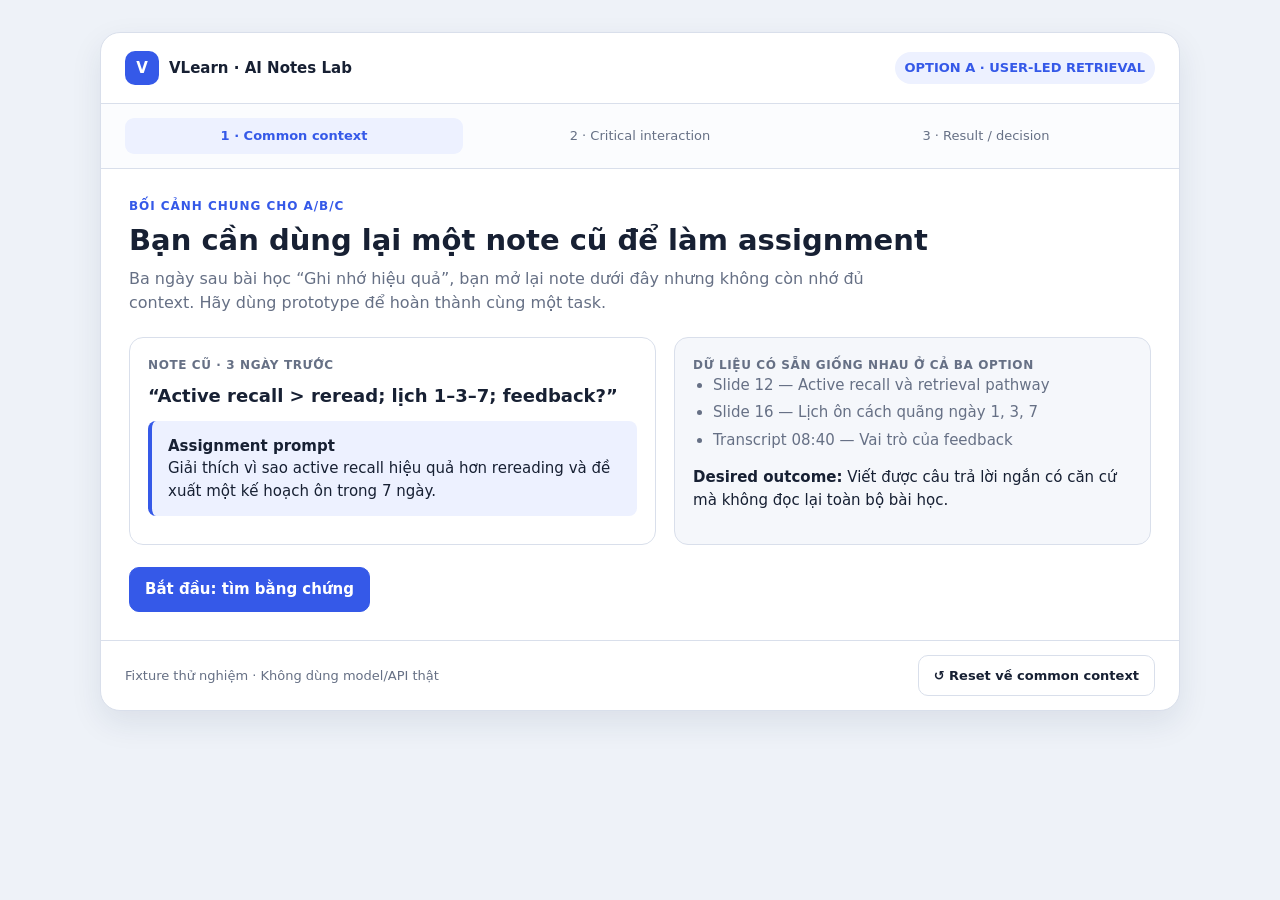
<file: Prototype1/index.html>
<!doctype html>
<html lang="vi">
<head>
  <meta charset="utf-8">
  <meta name="viewport" content="width=device-width, initial-scale=1">
  <title>VLearn AI Notes — Option A</title>
  <!--
    OPTION A
    We expect the tester to: chủ động tìm evidence, kiểm tra citation và tự ghép câu trả lời.
    Watch for: tester có nhận ra kết quả thiếu/sai và đổi query hoặc mở source không.
    Do not explain: cách chọn evidence, ý nghĩa citation hoặc khi nào nên quay lại source gốc.
  -->
  <style>
    :root{--ink:#172033;--muted:#667085;--line:#d9dfeb;--soft:#f5f7fb;--brand:#3559e8;--brand2:#edf1ff;--ok:#157347;--warn:#9a6700;--danger:#b42318;--white:#fff;--shadow:0 12px 32px rgba(25,39,80,.09)}
    *{box-sizing:border-box} body{margin:0;background:#eef2f8;color:var(--ink);font:15px/1.5 Inter,ui-sans-serif,system-ui,-apple-system,"Segoe UI",sans-serif}
    button,input,textarea{font:inherit} button{cursor:pointer}.shell{max-width:1120px;margin:32px auto;padding:0 20px}.app{background:var(--white);border:1px solid var(--line);border-radius:20px;box-shadow:var(--shadow);overflow:hidden}
    header{display:flex;justify-content:space-between;align-items:center;padding:18px 24px;border-bottom:1px solid var(--line)}.brand{display:flex;align-items:center;gap:10px;font-weight:800}.logo{display:grid;place-items:center;width:34px;height:34px;border-radius:10px;background:var(--brand);color:#fff}.option{font-size:13px;padding:6px 10px;border-radius:999px;background:var(--brand2);color:var(--brand);font-weight:700}
    .steps{display:grid;grid-template-columns:repeat(3,1fr);gap:8px;padding:14px 24px;background:#fbfcfe;border-bottom:1px solid var(--line)}.step{font-size:13px;color:var(--muted);padding:8px 10px;border-radius:9px;text-align:center}.step.active{background:var(--brand2);color:var(--brand);font-weight:750}
    main{padding:28px}.screen{display:none}.screen.active{display:block}.eyebrow{color:var(--brand);font-size:12px;font-weight:800;letter-spacing:.08em;text-transform:uppercase}h1{font-size:29px;line-height:1.18;margin:8px 0 10px}h2{font-size:21px;margin:0 0 8px}h3{font-size:15px;margin:0 0 8px}.lead{font-size:16px;color:var(--muted);max-width:760px;margin:0 0 22px}
    .grid{display:grid;grid-template-columns:1.05fr .95fr;gap:18px}.card{border:1px solid var(--line);border-radius:14px;padding:18px;background:#fff}.card.soft{background:var(--soft)}.label{font-size:12px;color:var(--muted);font-weight:800;text-transform:uppercase;letter-spacing:.05em}.note{font-size:18px;font-weight:750;margin:8px 0 0}.task{padding:14px 16px;border-left:4px solid var(--brand);background:var(--brand2);border-radius:8px;margin-top:12px}
    .fixture{margin:0;padding-left:20px;color:var(--muted)}.fixture li+li{margin-top:5px}.actions{display:flex;gap:10px;flex-wrap:wrap;margin-top:22px}.btn{border:1px solid var(--line);border-radius:10px;padding:10px 15px;background:#fff;color:var(--ink);font-weight:750}.btn.primary{background:var(--brand);border-color:var(--brand);color:#fff}.btn.ghost{background:transparent}.btn.danger{color:var(--danger)}.btn:focus-visible,input:focus-visible,textarea:focus-visible{outline:3px solid #aebcff;outline-offset:2px}
    .expect{display:flex;gap:10px;padding:13px 15px;border-radius:10px;background:#f0f4ff;color:#2946a8;margin:15px 0 18px}.searchbar{display:flex;gap:10px}.searchbar input{flex:1;border:1px solid var(--line);border-radius:10px;padding:11px 13px}.results{display:none;margin-top:18px}.results.show{display:block}.result{display:grid;grid-template-columns:auto 1fr auto;gap:12px;align-items:start;border:1px solid var(--line);padding:14px;border-radius:12px;margin-top:10px}.result input{margin-top:5px}.source{font-size:12px;color:var(--brand);font-weight:750}.quote{margin:5px 0 0}.signal{font-size:12px;font-weight:750;padding:4px 7px;border-radius:999px;background:#e7f6ed;color:var(--ok);white-space:nowrap}.signal.medium{background:#fff4d6;color:var(--warn)}
    .message{min-height:24px;color:var(--danger);font-weight:650;margin-top:8px}.chosen{padding-left:20px}.answer{width:100%;min-height:130px;border:1px solid var(--line);border-radius:10px;padding:12px;resize:vertical}.success{display:none;margin-top:14px;padding:12px 14px;border-radius:10px;background:#e9f7ef;color:var(--ok);font-weight:700}.success.show{display:block}.footerbar{display:flex;justify-content:space-between;align-items:center;border-top:1px solid var(--line);padding:14px 24px;color:var(--muted);font-size:13px}
    details{margin-top:8px}summary{cursor:pointer;color:var(--brand);font-weight:700}@media(max-width:760px){.grid{grid-template-columns:1fr}.steps{grid-template-columns:1fr}.step{display:none}.step.active{display:block}.searchbar{flex-direction:column}main{padding:20px}.footerbar{align-items:flex-start;gap:10px;flex-direction:column}}
  </style>
</head>
<body>
  <div class="shell">
    <div class="app">
      <header><div class="brand"><span class="logo">V</span> VLearn · AI Notes Lab</div><span class="option">OPTION A · USER-LED RETRIEVAL</span></header>
      <nav class="steps" aria-label="Tiến trình">
        <div class="step active" data-step="context">1 · Common context</div><div class="step" data-step="interaction">2 · Critical interaction</div><div class="step" data-step="result">3 · Result / decision</div>
      </nav>
      <main>
        <section class="screen active" id="context">
          <div class="eyebrow">Bối cảnh chung cho A/B/C</div><h1>Bạn cần dùng lại một note cũ để làm assignment</h1>
          <p class="lead">Ba ngày sau bài học “Ghi nhớ hiệu quả”, bạn mở lại note dưới đây nhưng không còn nhớ đủ context. Hãy dùng prototype để hoàn thành cùng một task.</p>
          <div class="grid">
            <article class="card"><div class="label">Note cũ · 3 ngày trước</div><p class="note">“Active recall &gt; reread; lịch 1–3–7; feedback?”</p><div class="task"><strong>Assignment prompt</strong><br>Giải thích vì sao active recall hiệu quả hơn rereading và đề xuất một kế hoạch ôn trong 7 ngày.</div></article>
            <article class="card soft"><div class="label">Dữ liệu có sẵn giống nhau ở cả ba option</div><ul class="fixture"><li>Slide 12 — Active recall và retrieval pathway</li><li>Slide 16 — Lịch ôn cách quãng ngày 1, 3, 7</li><li>Transcript 08:40 — Vai trò của feedback</li></ul><p><strong>Desired outcome:</strong> Viết được câu trả lời ngắn có căn cứ mà không đọc lại toàn bộ bài học.</p></article>
          </div>
          <div class="actions"><button class="btn primary" onclick="showScreen('interaction')">Bắt đầu: tìm bằng chứng</button></div>
        </section>

        <section class="screen" id="interaction">
          <div class="eyebrow">Critical interaction</div><h1>Tự tìm evidence trong note và bài học</h1>
          <div class="expect"><span>ⓘ</span><span><strong>AI sẽ làm:</strong> tìm và trích dẫn đoạn liên quan trong 3 nguồn. <strong>AI sẽ không:</strong> tự viết đáp án hoặc bổ sung điều không có trong nguồn.</span></div>
          <label for="query"><strong>Bạn muốn tìm điều gì?</strong></label>
          <div class="searchbar"><input id="query" value="Vì sao active recall tốt hơn rereading và lịch ôn 1–3–7 hoạt động thế nào?"><button class="btn primary" onclick="runSearch()">Tìm bằng chứng</button></div>
          <div class="results" id="results" aria-live="polite">
            <div class="result"><input type="checkbox" class="evidence" value="Slide 12 — Active recall buộc người học tự truy xuất thông tin, giúp củng cố retrieval pathway."><div><div class="source">Slide 12 · Khớp với “active recall”</div><p class="quote">“Tự truy xuất thông tin củng cố đường dẫn ghi nhớ; rereading chủ yếu tạo cảm giác quen thuộc.”</p><details><summary>Mở context nguồn</summary><p>Slide so sánh retrieval practice với việc đọc lại thụ động và cảnh báo cảm giác fluency có thể gây hiểu nhầm.</p></details></div><span class="signal">Liên quan cao</span></div>
            <div class="result"><input type="checkbox" class="evidence" value="Slide 16 — Ôn vào ngày 1, 3 và 7 để tạo khoảng cách giữa các lần truy xuất."><div><div class="source">Slide 16 · Khớp với “1–3–7”</div><p class="quote">“Thực hành truy xuất vào ngày 1, 3 và 7; tăng khoảng cách khi câu trả lời đã ổn định.”</p><details><summary>Mở context nguồn</summary><p>Lịch là ví dụ khởi đầu, có thể điều chỉnh theo độ khó và kết quả mỗi lần ôn.</p></details></div><span class="signal">Liên quan cao</span></div>
            <div class="result"><input type="checkbox" class="evidence" value="Transcript 08:40 — Feedback ngay sau lần tự nhớ giúp sửa hiểu sai."><div><div class="source">Transcript 08:40 · Khớp với “feedback?”</div><p class="quote">“Sau khi tự trả lời, kiểm tra đáp án và sửa hiểu sai; feedback không thay thế bước tự truy xuất.”</p><details><summary>Mở context nguồn</summary><p>Giảng viên nhấn mạnh thứ tự: thử nhớ trước, sau đó mới xem đáp án và sửa.</p></details></div><span class="signal medium">Có thể liên quan</span></div>
            <div class="message" id="pickMessage"></div>
            <div class="actions"><button class="btn" onclick="showScreen('context')">Quay lại context</button><button class="btn primary" onclick="useEvidence()">Dùng các đoạn đã chọn</button><button class="btn ghost danger" onclick="resetPrototype()">Reset</button></div>
          </div>
        </section>

        <section class="screen" id="result">
          <div class="eyebrow">Result / user decision</div><h1>Bạn quyết định evidence nào đủ để trả lời</h1>
          <div class="grid"><article class="card soft"><h2>Evidence đã chọn</h2><ul class="chosen" id="chosenEvidence"></ul></article><article class="card"><label for="answer"><strong>Câu trả lời của bạn</strong></label><textarea class="answer" id="answer" placeholder="Viết 2–4 câu dựa trên evidence bạn đã chọn..."></textarea></article></div>
          <div class="actions"><button class="btn" onclick="showScreen('interaction')">Sửa lựa chọn</button><button class="btn primary" onclick="finishTask()">Tôi đã có đủ context</button><button class="btn ghost danger" onclick="resetPrototype()">Reset về common context</button></div>
          <div class="success" id="success">Đã ghi nhận quyết định. Bạn vẫn có thể sửa câu trả lời, quay lại source hoặc reset.</div>
        </section>
      </main>
      <div class="footerbar"><span>Fixture thử nghiệm · Không dùng model/API thật</span><button class="btn ghost" onclick="resetPrototype()">↺ Reset về common context</button></div>
    </div>
  </div>
  <script>
    function showScreen(id){document.querySelectorAll('.screen').forEach(s=>s.classList.toggle('active',s.id===id));document.querySelectorAll('.step').forEach(s=>s.classList.toggle('active',s.dataset.step===id));window.scrollTo({top:0,behavior:'smooth'})}
    function runSearch(){document.getElementById('results').classList.add('show');document.getElementById('pickMessage').textContent='';}
    function useEvidence(){const picked=[...document.querySelectorAll('.evidence:checked')];if(!picked.length){document.getElementById('pickMessage').textContent='Hãy chọn ít nhất một đoạn hoặc đổi truy vấn.';return}document.getElementById('chosenEvidence').innerHTML=picked.map(x=>`<li>${x.value}</li>`).join('');showScreen('result')}
    function finishTask(){document.getElementById('success').classList.add('show')}
    function resetPrototype(){document.getElementById('query').value='Vì sao active recall tốt hơn rereading và lịch ôn 1–3–7 hoạt động thế nào?';document.querySelectorAll('.evidence').forEach(x=>x.checked=false);document.getElementById('results').classList.remove('show');document.getElementById('pickMessage').textContent='';document.getElementById('answer').value='';document.getElementById('success').classList.remove('show');showScreen('context')}
    function runQa(){try{showScreen('interaction');runSearch();const first=document.querySelector('.evidence');first.checked=true;useEvidence();if(!document.getElementById('result').classList.contains('active'))throw new Error('result transition');resetPrototype();if(!document.getElementById('context').classList.contains('active')||document.getElementById('results').classList.contains('show')||first.checked)throw new Error('reset path');document.body.dataset.qa='pass'}catch(error){document.body.dataset.qa='fail-'+error.message}}
    document.body.dataset.ready='true';if(location.href.includes('qa=1'))runQa()
  </script>
</body>
</html>
</file>
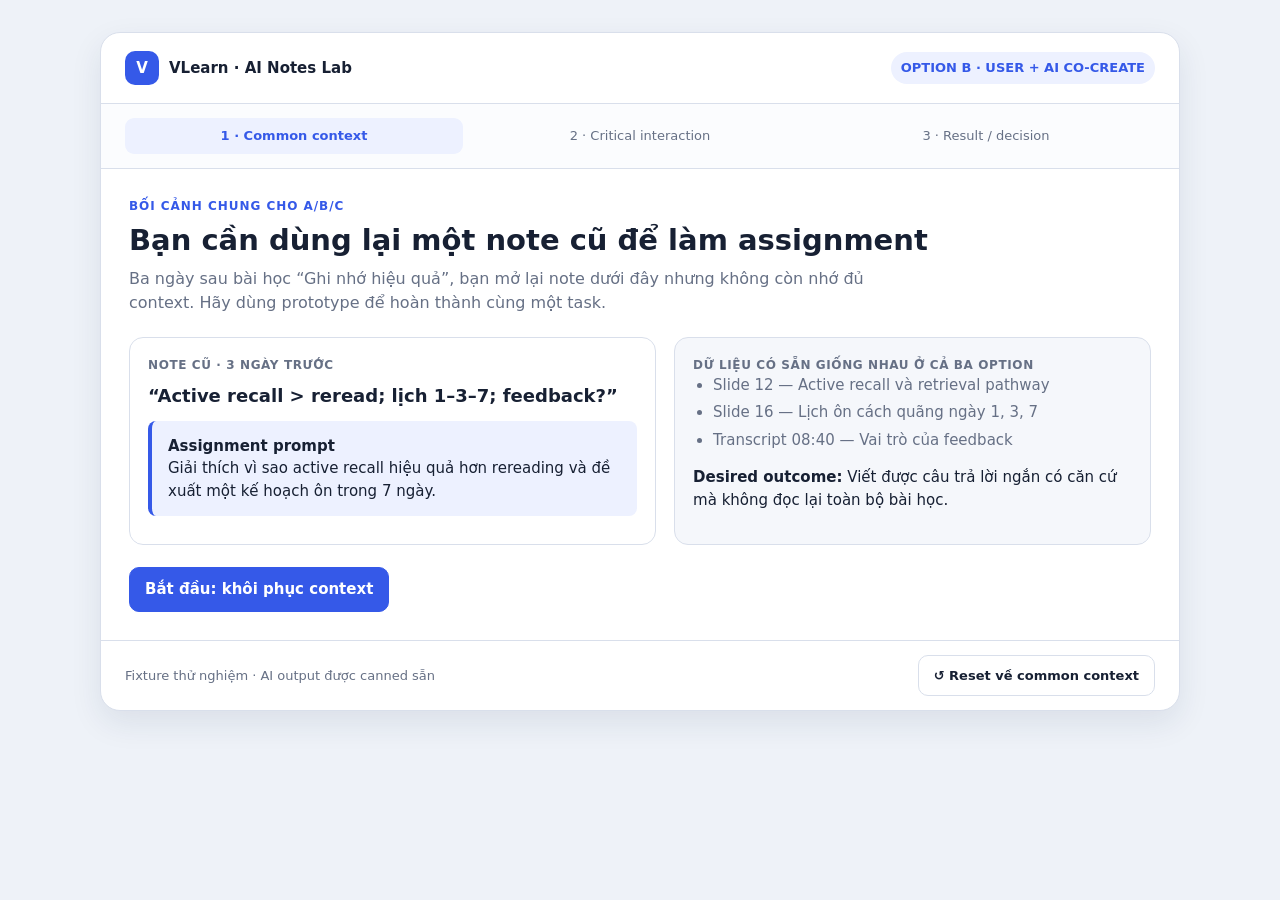
<file: Prototype2/index.html>
<!doctype html>
<html lang="vi">
<head>
  <meta charset="utf-8">
  <meta name="viewport" content="width=device-width, initial-scale=1">
  <title>VLearn AI Notes — Option B</title>
  <!--
    OPTION B
    We expect the tester to: review, edit hoặc reject AI draft trước khi approve context card.
    Watch for: tester có kiểm tra source và sửa phần AI đánh dấu chưa chắc chắn không.
    Do not explain: trường nào nên sửa, đáp án đúng hoặc nút approve nên được dùng khi nào.
  -->
  <style>
    :root{--ink:#172033;--muted:#667085;--line:#d9dfeb;--soft:#f5f7fb;--brand:#3559e8;--brand2:#edf1ff;--ok:#157347;--warn:#9a6700;--danger:#b42318;--white:#fff;--shadow:0 12px 32px rgba(25,39,80,.09)}
    *{box-sizing:border-box} body{margin:0;background:#eef2f8;color:var(--ink);font:15px/1.5 Inter,ui-sans-serif,system-ui,-apple-system,"Segoe UI",sans-serif}button,input,textarea{font:inherit}button{cursor:pointer}.shell{max-width:1120px;margin:32px auto;padding:0 20px}.app{background:var(--white);border:1px solid var(--line);border-radius:20px;box-shadow:var(--shadow);overflow:hidden}
    header{display:flex;justify-content:space-between;align-items:center;padding:18px 24px;border-bottom:1px solid var(--line)}.brand{display:flex;align-items:center;gap:10px;font-weight:800}.logo{display:grid;place-items:center;width:34px;height:34px;border-radius:10px;background:var(--brand);color:#fff}.option{font-size:13px;padding:6px 10px;border-radius:999px;background:var(--brand2);color:var(--brand);font-weight:700}.steps{display:grid;grid-template-columns:repeat(3,1fr);gap:8px;padding:14px 24px;background:#fbfcfe;border-bottom:1px solid var(--line)}.step{font-size:13px;color:var(--muted);padding:8px 10px;border-radius:9px;text-align:center}.step.active{background:var(--brand2);color:var(--brand);font-weight:750}
    main{padding:28px}.screen{display:none}.screen.active{display:block}.eyebrow{color:var(--brand);font-size:12px;font-weight:800;letter-spacing:.08em;text-transform:uppercase}h1{font-size:29px;line-height:1.18;margin:8px 0 10px}h2{font-size:21px;margin:0 0 8px}h3{font-size:15px;margin:0 0 8px}.lead{font-size:16px;color:var(--muted);max-width:760px;margin:0 0 22px}.grid{display:grid;grid-template-columns:1.05fr .95fr;gap:18px}.card{border:1px solid var(--line);border-radius:14px;padding:18px;background:#fff}.card.soft{background:var(--soft)}.label{font-size:12px;color:var(--muted);font-weight:800;text-transform:uppercase;letter-spacing:.05em}.note{font-size:18px;font-weight:750;margin:8px 0 0}.task{padding:14px 16px;border-left:4px solid var(--brand);background:var(--brand2);border-radius:8px;margin-top:12px}.fixture{margin:0;padding-left:20px;color:var(--muted)}.fixture li+li{margin-top:5px}
    .actions{display:flex;gap:10px;flex-wrap:wrap;margin-top:22px}.btn{border:1px solid var(--line);border-radius:10px;padding:10px 15px;background:#fff;color:var(--ink);font-weight:750}.btn.primary{background:var(--brand);border-color:var(--brand);color:#fff}.btn.ghost{background:transparent}.btn.danger{color:var(--danger)}.btn:focus-visible,textarea:focus-visible{outline:3px solid #aebcff;outline-offset:2px}.expect{display:flex;gap:10px;padding:13px 15px;border-radius:10px;background:#f0f4ff;color:#2946a8;margin:15px 0 18px}
    .draft{border:1px solid var(--line);border-radius:14px;overflow:hidden}.drafthead{display:flex;justify-content:space-between;gap:12px;padding:14px 16px;background:var(--soft);border-bottom:1px solid var(--line)}.draftbody{padding:16px}.field{margin-bottom:16px}.field:last-child{margin-bottom:0}.fieldtop{display:flex;justify-content:space-between;gap:12px;margin-bottom:6px}.tag{font-size:12px;font-weight:750;padding:3px 7px;border-radius:999px;background:var(--brand2);color:var(--brand)}.tag.warn{background:#fff4d6;color:var(--warn)}textarea{width:100%;min-height:78px;border:1px solid var(--line);border-radius:10px;padding:10px 12px;resize:vertical;background:#fff}.source{font-size:12px;color:var(--brand);font-weight:700;margin-top:5px}.message{min-height:24px;color:var(--danger);font-weight:650;margin-top:8px}.summary p{margin:6px 0 14px}.success{display:none;margin-top:14px;padding:12px 14px;border-radius:10px;background:#e9f7ef;color:var(--ok);font-weight:700}.success.show{display:block}.footerbar{display:flex;justify-content:space-between;align-items:center;border-top:1px solid var(--line);padding:14px 24px;color:var(--muted);font-size:13px}
    @media(max-width:760px){.grid{grid-template-columns:1fr}.steps{grid-template-columns:1fr}.step{display:none}.step.active{display:block}main{padding:20px}.footerbar{align-items:flex-start;gap:10px;flex-direction:column}}
  </style>
</head>
<body>
  <div class="shell"><div class="app">
    <header><div class="brand"><span class="logo">V</span> VLearn · AI Notes Lab</div><span class="option">OPTION B · USER + AI CO-CREATE</span></header>
    <nav class="steps" aria-label="Tiến trình"><div class="step active" data-step="context">1 · Common context</div><div class="step" data-step="interaction">2 · Critical interaction</div><div class="step" data-step="result">3 · Result / decision</div></nav>
    <main>
      <section class="screen active" id="context">
        <div class="eyebrow">Bối cảnh chung cho A/B/C</div><h1>Bạn cần dùng lại một note cũ để làm assignment</h1>
        <p class="lead">Ba ngày sau bài học “Ghi nhớ hiệu quả”, bạn mở lại note dưới đây nhưng không còn nhớ đủ context. Hãy dùng prototype để hoàn thành cùng một task.</p>
        <div class="grid">
          <article class="card"><div class="label">Note cũ · 3 ngày trước</div><p class="note">“Active recall &gt; reread; lịch 1–3–7; feedback?”</p><div class="task"><strong>Assignment prompt</strong><br>Giải thích vì sao active recall hiệu quả hơn rereading và đề xuất một kế hoạch ôn trong 7 ngày.</div></article>
          <article class="card soft"><div class="label">Dữ liệu có sẵn giống nhau ở cả ba option</div><ul class="fixture"><li>Slide 12 — Active recall và retrieval pathway</li><li>Slide 16 — Lịch ôn cách quãng ngày 1, 3, 7</li><li>Transcript 08:40 — Vai trò của feedback</li></ul><p><strong>Desired outcome:</strong> Viết được câu trả lời ngắn có căn cứ mà không đọc lại toàn bộ bài học.</p></article>
        </div>
        <div class="actions"><button class="btn primary" onclick="showScreen('interaction')">Bắt đầu: khôi phục context</button></div>
      </section>

      <section class="screen" id="interaction">
        <div class="eyebrow">Critical interaction</div><h1>Review bản nháp context card</h1>
        <div class="expect"><span>ⓘ</span><span><strong>AI sẽ làm:</strong> tạo bản nháp từ note và 3 source. <strong>Bạn cần:</strong> kiểm tra, sửa hoặc reject trước khi lưu. Phần AI không chắc được đánh dấu riêng.</span></div>
        <div class="draft">
          <div class="drafthead"><div><strong>Context card · AI draft</strong><br><span style="color:var(--muted)">Chưa được lưu vào note</span></div><span class="tag">3 nguồn được dùng</span></div>
          <div class="draftbody">
            <div class="field"><div class="fieldtop"><strong>Ý nghĩa chính</strong><span class="tag">AI đề xuất</span></div><textarea id="meaning">Active recall yêu cầu tự truy xuất thông tin từ trí nhớ, nhờ đó củng cố retrieval pathway. Rereading có thể tạo cảm giác quen thuộc nhưng không kiểm tra khả năng tự nhớ.</textarea><div class="source">Nguồn: Slide 12 · Mở lại trong bài học</div></div>
            <div class="field"><div class="fieldtop"><strong>Kế hoạch áp dụng</strong><span class="tag">AI đề xuất</span></div><textarea id="plan">Ngày 1, 3 và 7: tự trả lời câu hỏi trước khi xem note; sau đó kiểm tra đáp án và sửa phần nhớ sai.</textarea><div class="source">Nguồn: Slide 16 + Transcript 08:40</div></div>
            <div class="field"><div class="fieldtop"><strong>Điều cần kiểm tra</strong><span class="tag warn">Chưa chắc chắn</span></div><textarea id="uncertain">Lịch 1–3–7 là ví dụ khởi đầu, không phải quy tắc cố định cho mọi nội dung. Hãy xác nhận cách điều chỉnh khi câu trả lời vẫn sai.</textarea><div class="source">AI suy luận từ phần “tăng khoảng cách khi câu trả lời đã ổn định” · Cần user review</div></div>
          </div>
        </div>
        <div class="message" id="draftMessage"></div>
        <div class="actions"><button class="btn" onclick="rejectDraft()">Reject draft</button><button class="btn primary" onclick="approveDraft()">Approve và dùng card</button><button class="btn ghost danger" onclick="resetPrototype()">Stop & reset</button></div>
      </section>

      <section class="screen" id="result">
        <div class="eyebrow">Result / user decision</div><h1>Context card chỉ được lưu sau quyết định của bạn</h1>
        <div class="grid"><article class="card soft summary"><h2>Card đã approve</h2><strong>Ý nghĩa chính</strong><p id="savedMeaning"></p><strong>Kế hoạch áp dụng</strong><p id="savedPlan"></p><strong>Điều đã kiểm tra</strong><p id="savedUncertain"></p></article><article class="card"><label for="answer"><strong>Câu trả lời assignment</strong></label><textarea id="answer" style="min-height:150px" placeholder="Dùng context card để viết 2–4 câu..."></textarea></article></div>
        <div class="actions"><button class="btn" onclick="showScreen('interaction')">Edit card</button><button class="btn primary" onclick="finishTask()">Dùng card này</button><button class="btn ghost danger" onclick="resetPrototype()">Revert về note cũ & reset</button></div>
        <div class="success" id="success">Đã ghi nhận quyết định dùng card. Bạn vẫn có thể edit, revert hoặc reset.</div>
      </section>
    </main>
    <div class="footerbar"><span>Fixture thử nghiệm · AI output được canned sẵn</span><button class="btn ghost" onclick="resetPrototype()">↺ Reset về common context</button></div>
  </div></div>
  <script>
    const defaults={meaning:'Active recall yêu cầu tự truy xuất thông tin từ trí nhớ, nhờ đó củng cố retrieval pathway. Rereading có thể tạo cảm giác quen thuộc nhưng không kiểm tra khả năng tự nhớ.',plan:'Ngày 1, 3 và 7: tự trả lời câu hỏi trước khi xem note; sau đó kiểm tra đáp án và sửa phần nhớ sai.',uncertain:'Lịch 1–3–7 là ví dụ khởi đầu, không phải quy tắc cố định cho mọi nội dung. Hãy xác nhận cách điều chỉnh khi câu trả lời vẫn sai.'};
    function showScreen(id){document.querySelectorAll('.screen').forEach(s=>s.classList.toggle('active',s.id===id));document.querySelectorAll('.step').forEach(s=>s.classList.toggle('active',s.dataset.step===id));window.scrollTo({top:0,behavior:'smooth'})}
    function rejectDraft(){document.getElementById('meaning').value='';document.getElementById('plan').value='';document.getElementById('uncertain').value='';document.getElementById('draftMessage').textContent='Draft đã bị reject. Bạn có thể tự nhập context hoặc reset về note cũ.'}
    function approveDraft(){const ids=['meaning','plan','uncertain'];if(ids.some(id=>!document.getElementById(id).value.trim())){document.getElementById('draftMessage').textContent='Card còn trường trống. Hãy bổ sung hoặc reset nếu không muốn tiếp tục.';return}document.getElementById('savedMeaning').textContent=document.getElementById('meaning').value;document.getElementById('savedPlan').textContent=document.getElementById('plan').value;document.getElementById('savedUncertain').textContent=document.getElementById('uncertain').value;document.getElementById('draftMessage').textContent='';showScreen('result')}
    function finishTask(){document.getElementById('success').classList.add('show')}
    function resetPrototype(){Object.entries(defaults).forEach(([id,value])=>document.getElementById(id).value=value);document.getElementById('answer').value='';document.getElementById('draftMessage').textContent='';document.getElementById('success').classList.remove('show');showScreen('context')}
    function runQa(){try{showScreen('interaction');document.getElementById('meaning').value='QA edit';approveDraft();if(!document.getElementById('result').classList.contains('active')||document.getElementById('savedMeaning').textContent!=='QA edit')throw new Error('approve transition');resetPrototype();if(!document.getElementById('context').classList.contains('active')||document.getElementById('meaning').value!==defaults.meaning)throw new Error('reset path');document.body.dataset.qa='pass'}catch(error){document.body.dataset.qa='fail-'+error.message}}
    document.body.dataset.ready='true';if(location.href.includes('qa=1'))runQa()
  </script>
</body>
</html>
</file>
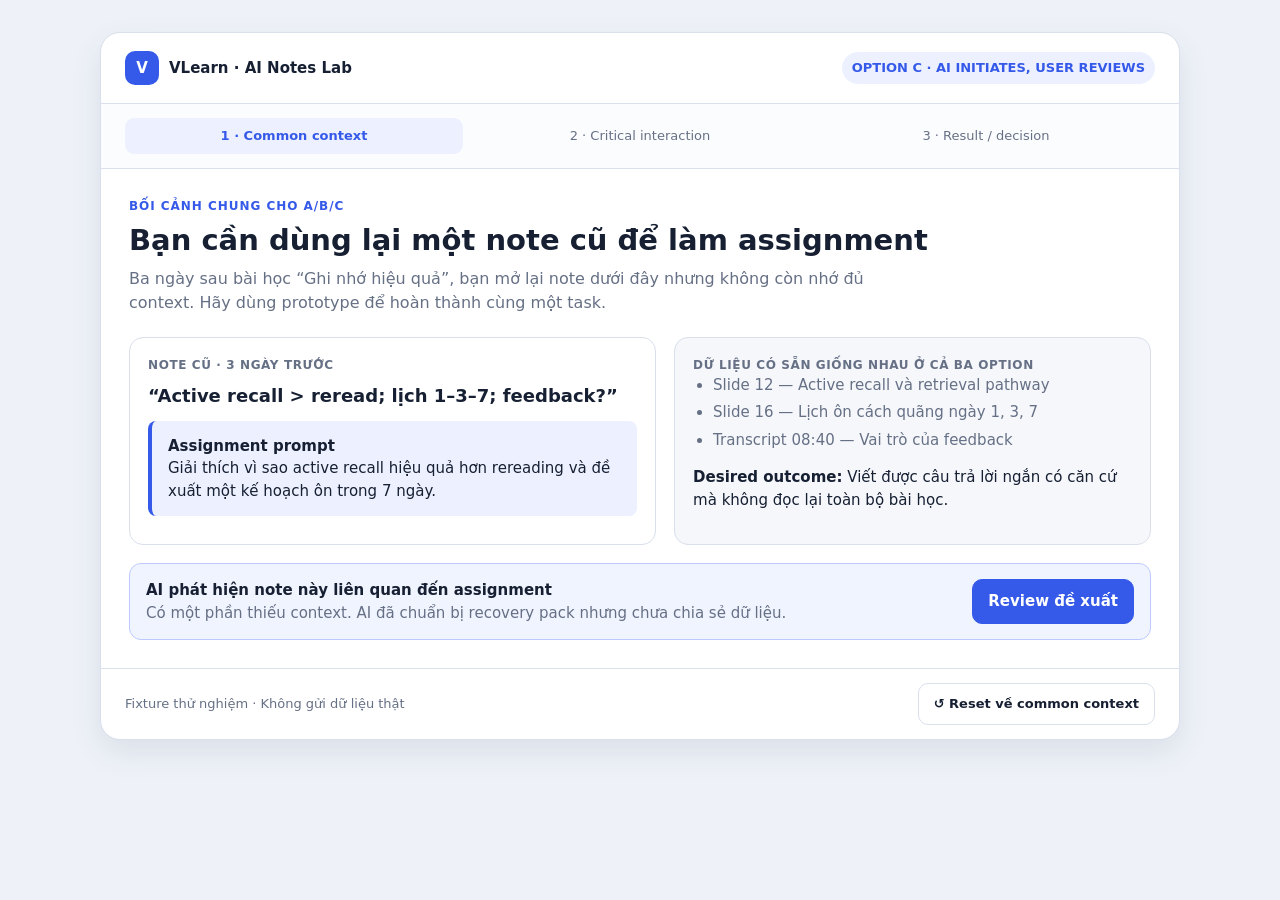
<file: Prototype3/index.html>
<!doctype html>
<html lang="vi">
<head>
  <meta charset="utf-8">
  <meta name="viewport" content="width=device-width, initial-scale=1">
  <title>VLearn AI Notes — Option C</title>
  <!--
    OPTION C
    We expect the tester to: kiểm tra recovery pack và tự quyết định tiếp tục hay approve human handoff.
    Watch for: tester có hiểu phần found/inferred/unknown, preview dữ liệu chia sẻ và dùng đường recovery không.
    Do not explain: có nên gửi handoff, chọn ai hoặc phần uncertainty có quan trọng không.
  -->
  <style>
    :root{--ink:#172033;--muted:#667085;--line:#d9dfeb;--soft:#f5f7fb;--brand:#3559e8;--brand2:#edf1ff;--ok:#157347;--warn:#9a6700;--danger:#b42318;--white:#fff;--shadow:0 12px 32px rgba(25,39,80,.09)}
    *{box-sizing:border-box}body{margin:0;background:#eef2f8;color:var(--ink);font:15px/1.5 Inter,ui-sans-serif,system-ui,-apple-system,"Segoe UI",sans-serif}button,input,textarea,select{font:inherit}button{cursor:pointer}.shell{max-width:1120px;margin:32px auto;padding:0 20px}.app{background:var(--white);border:1px solid var(--line);border-radius:20px;box-shadow:var(--shadow);overflow:hidden}
    header{display:flex;justify-content:space-between;align-items:center;padding:18px 24px;border-bottom:1px solid var(--line)}.brand{display:flex;align-items:center;gap:10px;font-weight:800}.logo{display:grid;place-items:center;width:34px;height:34px;border-radius:10px;background:var(--brand);color:#fff}.option{font-size:13px;padding:6px 10px;border-radius:999px;background:var(--brand2);color:var(--brand);font-weight:700}.steps{display:grid;grid-template-columns:repeat(3,1fr);gap:8px;padding:14px 24px;background:#fbfcfe;border-bottom:1px solid var(--line)}.step{font-size:13px;color:var(--muted);padding:8px 10px;border-radius:9px;text-align:center}.step.active{background:var(--brand2);color:var(--brand);font-weight:750}
    main{padding:28px}.screen{display:none}.screen.active{display:block}.eyebrow{color:var(--brand);font-size:12px;font-weight:800;letter-spacing:.08em;text-transform:uppercase}h1{font-size:29px;line-height:1.18;margin:8px 0 10px}h2{font-size:21px;margin:0 0 8px}h3{font-size:15px;margin:0 0 8px}.lead{font-size:16px;color:var(--muted);max-width:760px;margin:0 0 22px}.grid{display:grid;grid-template-columns:1.05fr .95fr;gap:18px}.card{border:1px solid var(--line);border-radius:14px;padding:18px;background:#fff}.card.soft{background:var(--soft)}.label{font-size:12px;color:var(--muted);font-weight:800;text-transform:uppercase;letter-spacing:.05em}.note{font-size:18px;font-weight:750;margin:8px 0 0}.task{padding:14px 16px;border-left:4px solid var(--brand);background:var(--brand2);border-radius:8px;margin-top:12px}.fixture{margin:0;padding-left:20px;color:var(--muted)}.fixture li+li{margin-top:5px}
    .actions{display:flex;gap:10px;flex-wrap:wrap;margin-top:22px}.btn{border:1px solid var(--line);border-radius:10px;padding:10px 15px;background:#fff;color:var(--ink);font-weight:750}.btn.primary{background:var(--brand);border-color:var(--brand);color:#fff}.btn.ghost{background:transparent}.btn.danger{color:var(--danger)}.btn:disabled{cursor:not-allowed;opacity:.5}.btn:focus-visible,textarea:focus-visible,select:focus-visible,input:focus-visible{outline:3px solid #aebcff;outline-offset:2px}.proactive{display:flex;justify-content:space-between;gap:16px;align-items:center;margin-top:18px;padding:15px 16px;border:1px solid #bdc9ff;background:#f0f4ff;border-radius:12px}.expect{display:flex;gap:10px;padding:13px 15px;border-radius:10px;background:#f0f4ff;color:#2946a8;margin:15px 0 18px}
    .pack{display:grid;gap:10px}.packrow{display:grid;grid-template-columns:110px 1fr;gap:12px;padding:14px;border:1px solid var(--line);border-radius:12px}.state{font-size:12px;font-weight:800;text-transform:uppercase}.found{color:var(--ok)}.inferred{color:var(--warn)}.unknown{color:var(--danger)}.handoffcall{padding:15px;border-radius:12px;background:#fff8e6;border:1px solid #f0d693;margin-top:16px}.panel{display:none}.panel.show{display:block}.formrow{margin-top:14px}.formrow label{display:block;font-weight:750;margin-bottom:6px}select,textarea{width:100%;border:1px solid var(--line);border-radius:10px;padding:10px 12px;background:#fff}textarea{min-height:130px;resize:vertical}.previewdata{padding-left:20px}.consent{display:flex;gap:9px;align-items:flex-start;margin-top:14px;padding:12px;border-radius:10px;background:var(--soft)}.status{display:none;margin-top:14px;padding:12px 14px;border-radius:10px;background:#e9f7ef;color:var(--ok);font-weight:700}.status.show{display:block}.status.warn{background:#fff4d6;color:var(--warn)}.message{min-height:24px;color:var(--danger);font-weight:650;margin-top:8px}.footerbar{display:flex;justify-content:space-between;align-items:center;border-top:1px solid var(--line);padding:14px 24px;color:var(--muted);font-size:13px}
    @media(max-width:760px){.grid{grid-template-columns:1fr}.steps{grid-template-columns:1fr}.step{display:none}.step.active{display:block}.proactive{align-items:flex-start;flex-direction:column}.packrow{grid-template-columns:1fr}main{padding:20px}.footerbar{align-items:flex-start;gap:10px;flex-direction:column}}
  </style>
</head>
<body>
  <div class="shell"><div class="app">
    <header><div class="brand"><span class="logo">V</span> VLearn · AI Notes Lab</div><span class="option">OPTION C · AI INITIATES, USER REVIEWS</span></header>
    <nav class="steps" aria-label="Tiến trình"><div class="step active" data-step="context">1 · Common context</div><div class="step" data-step="interaction">2 · Critical interaction</div><div class="step" data-step="result">3 · Result / decision</div></nav>
    <main>
      <section class="screen active" id="context">
        <div class="eyebrow">Bối cảnh chung cho A/B/C</div><h1>Bạn cần dùng lại một note cũ để làm assignment</h1>
        <p class="lead">Ba ngày sau bài học “Ghi nhớ hiệu quả”, bạn mở lại note dưới đây nhưng không còn nhớ đủ context. Hãy dùng prototype để hoàn thành cùng một task.</p>
        <div class="grid">
          <article class="card"><div class="label">Note cũ · 3 ngày trước</div><p class="note">“Active recall &gt; reread; lịch 1–3–7; feedback?”</p><div class="task"><strong>Assignment prompt</strong><br>Giải thích vì sao active recall hiệu quả hơn rereading và đề xuất một kế hoạch ôn trong 7 ngày.</div></article>
          <article class="card soft"><div class="label">Dữ liệu có sẵn giống nhau ở cả ba option</div><ul class="fixture"><li>Slide 12 — Active recall và retrieval pathway</li><li>Slide 16 — Lịch ôn cách quãng ngày 1, 3, 7</li><li>Transcript 08:40 — Vai trò của feedback</li></ul><p><strong>Desired outcome:</strong> Viết được câu trả lời ngắn có căn cứ mà không đọc lại toàn bộ bài học.</p></article>
        </div>
        <div class="proactive"><div><strong>AI phát hiện note này liên quan đến assignment</strong><br><span style="color:var(--muted)">Có một phần thiếu context. AI đã chuẩn bị recovery pack nhưng chưa chia sẻ dữ liệu.</span></div><button class="btn primary" onclick="showScreen('interaction')">Review đề xuất</button></div>
      </section>

      <section class="screen" id="interaction">
        <div class="eyebrow">Critical interaction</div><h1>Review recovery pack và uncertainty</h1>
        <div class="expect"><span>ⓘ</span><span><strong>AI đã gom:</strong> note và 3 source. AI sẽ không tự gửi cho người khác hoặc tự điền phần chưa biết. Bạn quyết định tự tiếp tục hay preview human handoff.</span></div>
        <div class="pack">
          <div class="packrow"><div class="state found">Found</div><div><strong>Active recall củng cố retrieval pathway</strong><br><span style="color:var(--muted)">Có evidence trực tiếp tại Slide 12; rereading chủ yếu tạo cảm giác quen thuộc.</span></div></div>
          <div class="packrow"><div class="state inferred">Inferred</div><div><strong>Kế hoạch 1–3–7 có thể dùng làm lịch khởi đầu</strong><br><span style="color:var(--muted)">Slide 16 nói tăng khoảng cách khi kết quả ổn định; AI chưa biết cách điều chỉnh cho assignment này.</span></div></div>
          <div class="packrow"><div class="state unknown">Unknown</div><div><strong>“feedback?” đang chỉ điều gì trong note?</strong><br><span style="color:var(--muted)">Transcript mô tả feedback sau tự truy xuất, nhưng không đủ evidence để biết người học muốn hỏi về thời điểm hay người cung cấp feedback.</span></div></div>
        </div>
        <div class="handoffcall"><strong>Vì sao AI đề xuất human escalation?</strong><br>Phần “feedback?” có nhiều cách hiểu. Hỏi người đã học cùng hoặc mentor giúp bổ sung context mà AI không nên đoán.</div>
        <div class="actions"><button class="btn" onclick="choosePath('self')">Không gửi · Tôi tự tiếp tục</button><button class="btn primary" onclick="choosePath('handoff')">Preview human handoff</button><button class="btn ghost danger" onclick="resetPrototype()">Dismiss & reset</button></div>
      </section>

      <section class="screen" id="result">
        <div class="eyebrow">Result / user decision</div>
        <div class="panel" id="selfPanel"><h1>Tiếp tục task mà không chia sẻ dữ liệu</h1><div class="grid"><article class="card soft"><h2>Evidence có thể dùng ngay</h2><ul class="previewdata"><li>Slide 12: retrieval pathway</li><li>Slide 16: lịch 1–3–7 là điểm khởi đầu</li><li>Transcript 08:40: tự trả lời trước, xem feedback sau</li></ul></article><article class="card"><label for="selfAnswer"><strong>Câu trả lời assignment</strong></label><textarea id="selfAnswer" placeholder="Viết câu trả lời từ recovery pack hoặc quay lại source..."></textarea></article></div><div class="actions"><button class="btn" onclick="showScreen('interaction')">Quay lại recovery pack</button><button class="btn primary" onclick="completeSelf()">Tiếp tục với các source này</button><button class="btn ghost danger" onclick="resetPrototype()">Reset</button></div><div class="status" id="selfStatus">Đã chọn tiếp tục mà không gửi handoff. Không có dữ liệu nào được chia sẻ.</div></div>

        <div class="panel" id="handoffPanel"><h1>Preview trước khi gửi human handoff</h1><p class="lead">Đây là mô phỏng. Không có dữ liệu thật được gửi ra ngoài prototype.</p><div class="grid"><article class="card soft"><h2>Dữ liệu sẽ chia sẻ</h2><ul class="previewdata"><li>Note: “Active recall &gt; reread; lịch 1–3–7; feedback?”</li><li>Assignment prompt</li><li>Ba source title và phần unknown</li></ul><p><strong>Không chia sẻ:</strong> lịch sử note khác hoặc dữ liệu tài khoản.</p></article><article class="card"><div class="formrow"><label for="recipient">Người nhận</label><select id="recipient"><option>Bạn học cùng lớp</option><option>Mentor môn học</option></select></div><div class="formrow"><label for="handoffText">Câu hỏi gửi đi</label><textarea id="handoffText">Mình đang dùng note này cho assignment. Phần “feedback?” nên hiểu là kiểm tra đáp án ngay sau mỗi lần tự nhớ, hay cần nhờ người khác phản hồi? Bạn có nhớ context của đoạn này không?</textarea></div><label class="consent"><input type="checkbox" id="consent" onchange="syncConsent()"><span>Tôi đã preview nội dung và đồng ý chia sẻ đúng các dữ liệu liệt kê ở bên trái.</span></label><div class="message" id="sendMessage"></div></article></div><div class="actions"><button class="btn" onclick="choosePath('self')">Không gửi · Tự tiếp tục</button><button class="btn primary" id="sendButton" disabled onclick="sendMock()">Gửi mô phỏng</button><button class="btn ghost danger" onclick="resetPrototype()">Cancel & reset</button></div><div class="status" id="sentStatus">Handoff mô phỏng đã được tạo. Trong prototype thật, bạn có thể tiếp tục task trong lúc chờ.</div><div class="status warn" id="revokeStatus">Handoff đã được thu hồi trong phiên mô phỏng.</div><div class="actions" id="postSend" style="display:none"><button class="btn danger" onclick="revokeMock()">Undo / revoke handoff</button><button class="btn" onclick="choosePath('self')">Tiếp tục task không cần chờ</button></div></div>
      </section>
    </main>
    <div class="footerbar"><span>Fixture thử nghiệm · Không gửi dữ liệu thật</span><button class="btn ghost" onclick="resetPrototype()">↺ Reset về common context</button></div>
  </div></div>
  <script>
    function showScreen(id){document.querySelectorAll('.screen').forEach(s=>s.classList.toggle('active',s.id===id));document.querySelectorAll('.step').forEach(s=>s.classList.toggle('active',s.dataset.step===id));window.scrollTo({top:0,behavior:'smooth'})}
    function choosePath(path){document.getElementById('selfPanel').classList.toggle('show',path==='self');document.getElementById('handoffPanel').classList.toggle('show',path==='handoff');showScreen('result')}
    function syncConsent(){document.getElementById('sendButton').disabled=!document.getElementById('consent').checked;document.getElementById('sendMessage').textContent=''}
    function sendMock(){if(!document.getElementById('consent').checked){document.getElementById('sendMessage').textContent='Cần consent trước khi tạo handoff.';return}document.getElementById('sentStatus').classList.add('show');document.getElementById('postSend').style.display='flex';document.getElementById('sendButton').disabled=true}
    function revokeMock(){document.getElementById('sentStatus').classList.remove('show');document.getElementById('revokeStatus').classList.add('show');document.getElementById('postSend').style.display='none'}
    function completeSelf(){document.getElementById('selfStatus').classList.add('show')}
    function resetPrototype(){document.getElementById('selfAnswer').value='';document.getElementById('handoffText').value='Mình đang dùng note này cho assignment. Phần “feedback?” nên hiểu là kiểm tra đáp án ngay sau mỗi lần tự nhớ, hay cần nhờ người khác phản hồi? Bạn có nhớ context của đoạn này không?';document.getElementById('recipient').selectedIndex=0;document.getElementById('consent').checked=false;document.getElementById('sendButton').disabled=true;document.getElementById('sendMessage').textContent='';document.getElementById('sentStatus').classList.remove('show');document.getElementById('revokeStatus').classList.remove('show');document.getElementById('selfStatus').classList.remove('show');document.getElementById('postSend').style.display='none';document.querySelectorAll('.panel').forEach(x=>x.classList.remove('show'));showScreen('context')}
    function runQa(){try{showScreen('interaction');choosePath('handoff');document.getElementById('consent').checked=true;syncConsent();sendMock();if(!document.getElementById('sentStatus').classList.contains('show'))throw new Error('handoff transition');revokeMock();if(!document.getElementById('revokeStatus').classList.contains('show'))throw new Error('revoke path');resetPrototype();if(!document.getElementById('context').classList.contains('active')||document.getElementById('consent').checked)throw new Error('reset path');document.body.dataset.qa='pass'}catch(error){document.body.dataset.qa='fail-'+error.message}}
    document.body.dataset.ready='true';if(location.href.includes('qa=1'))runQa()
  </script>
</body>
</html>
</file>
